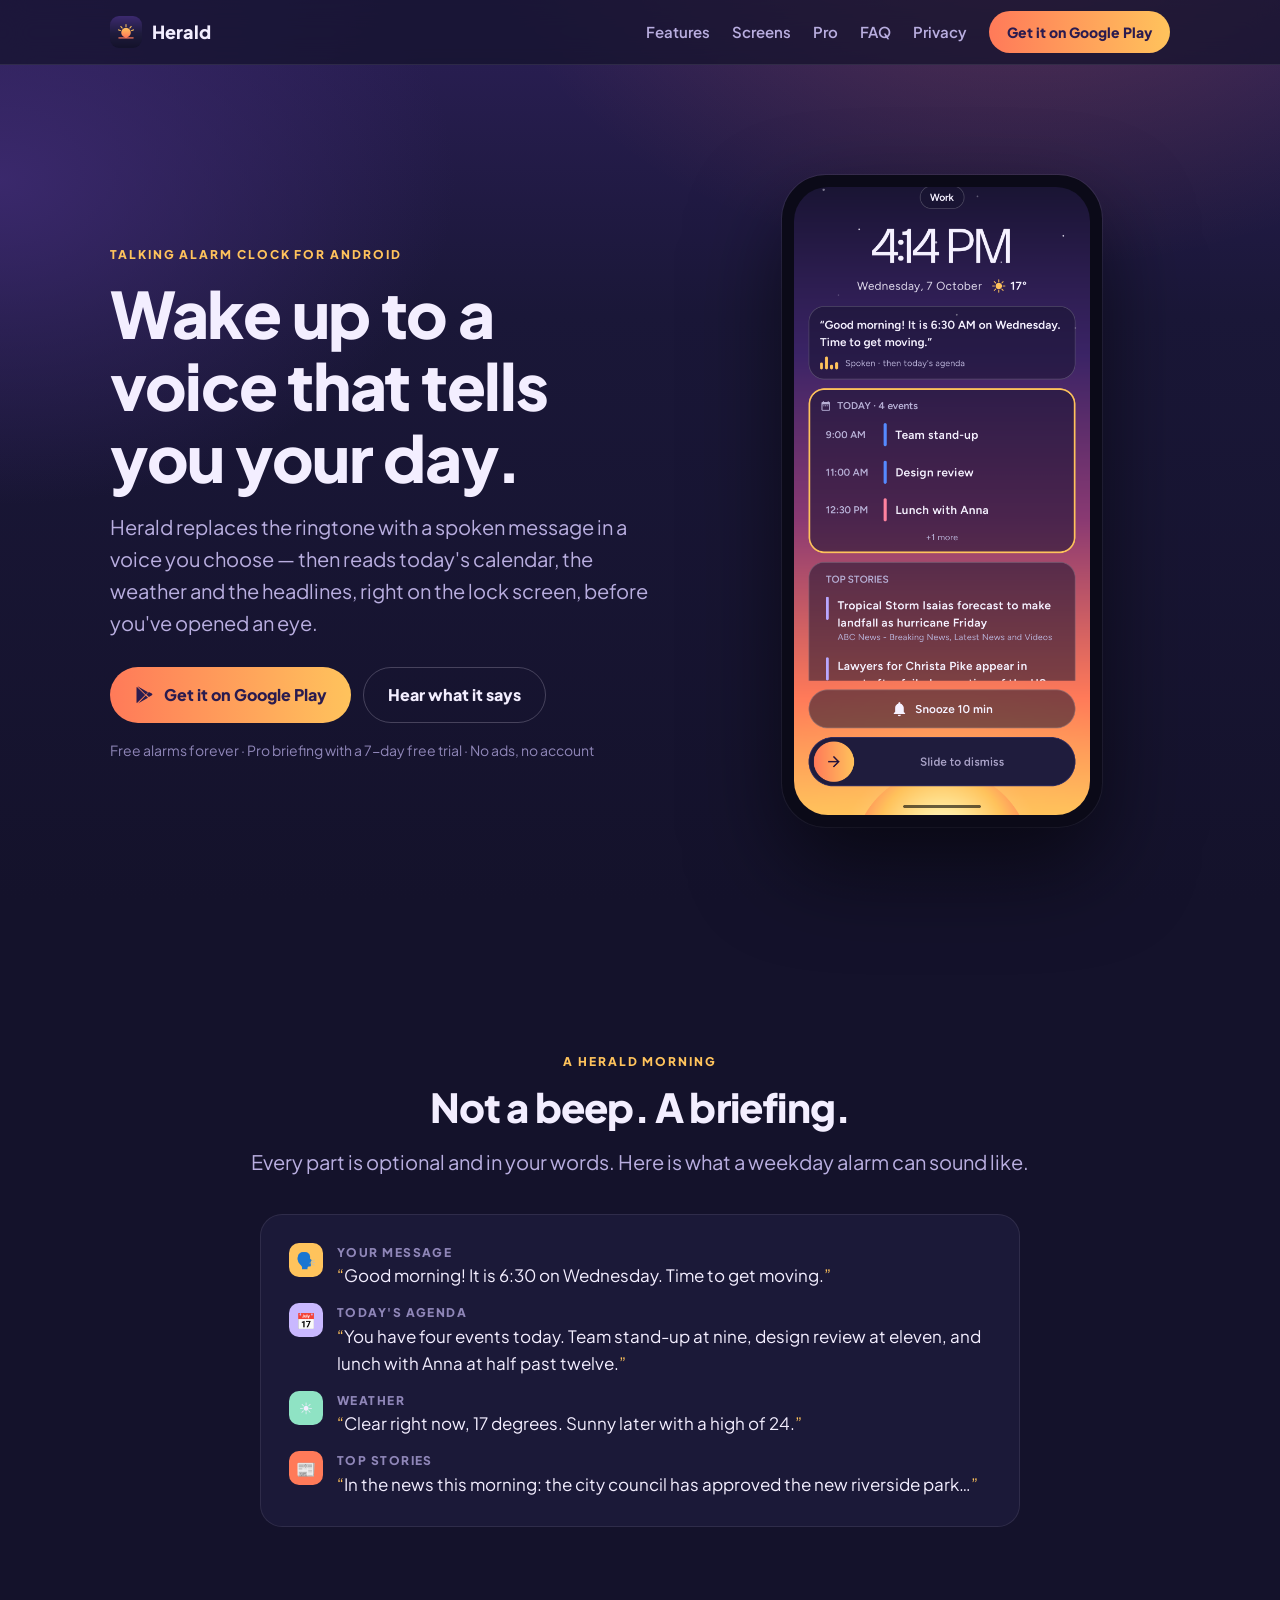
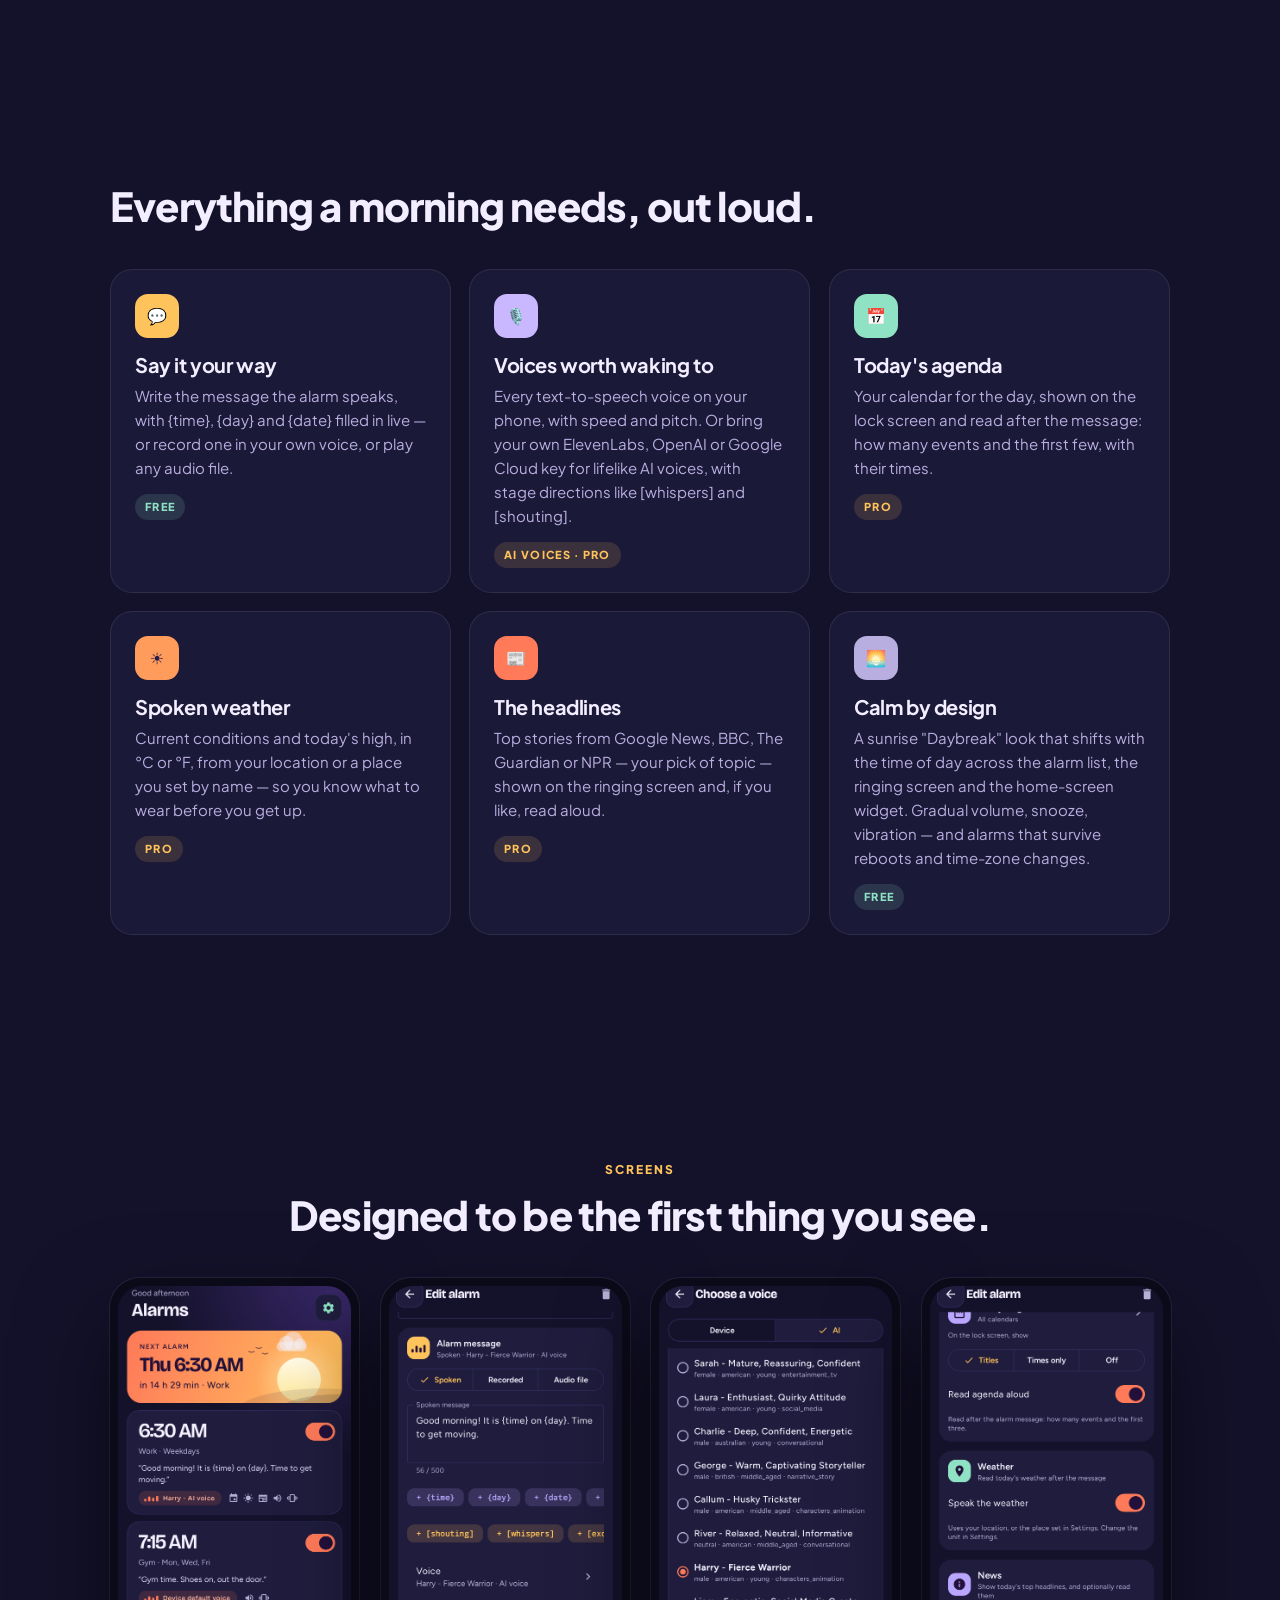
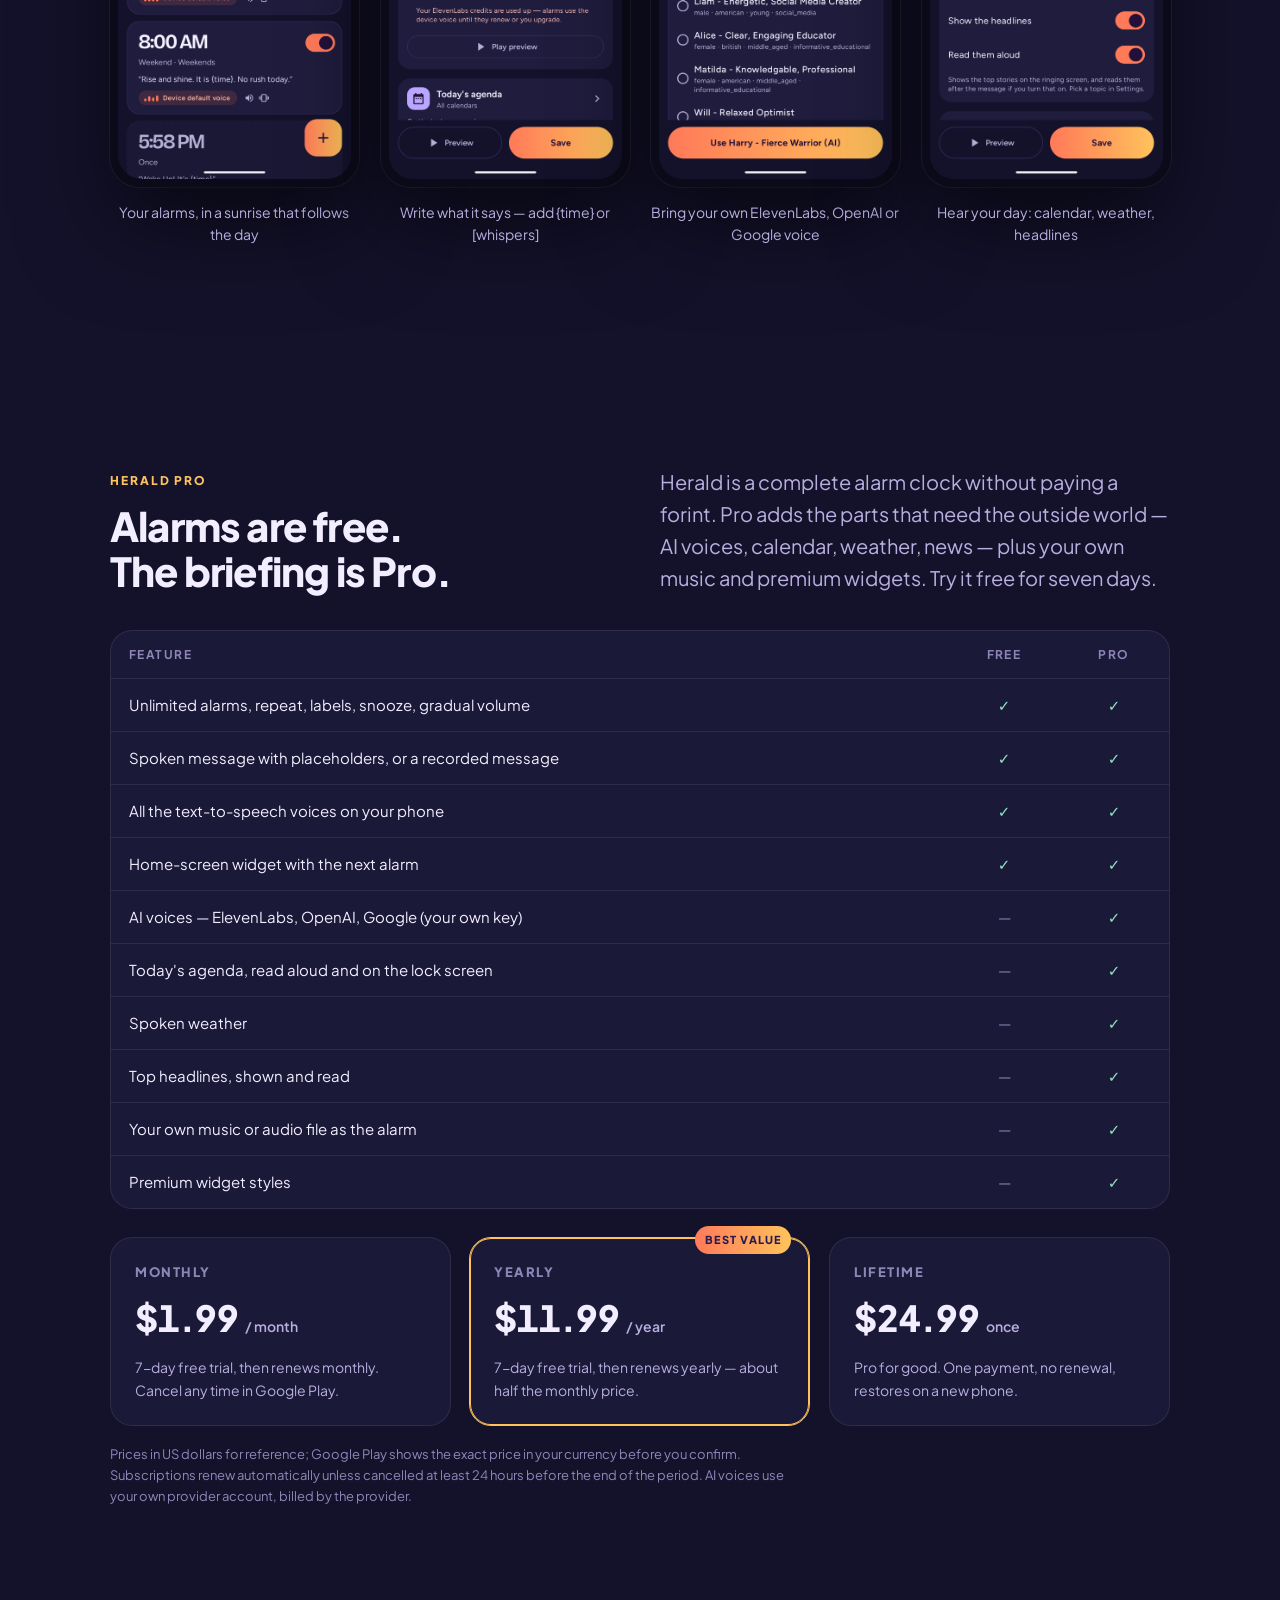
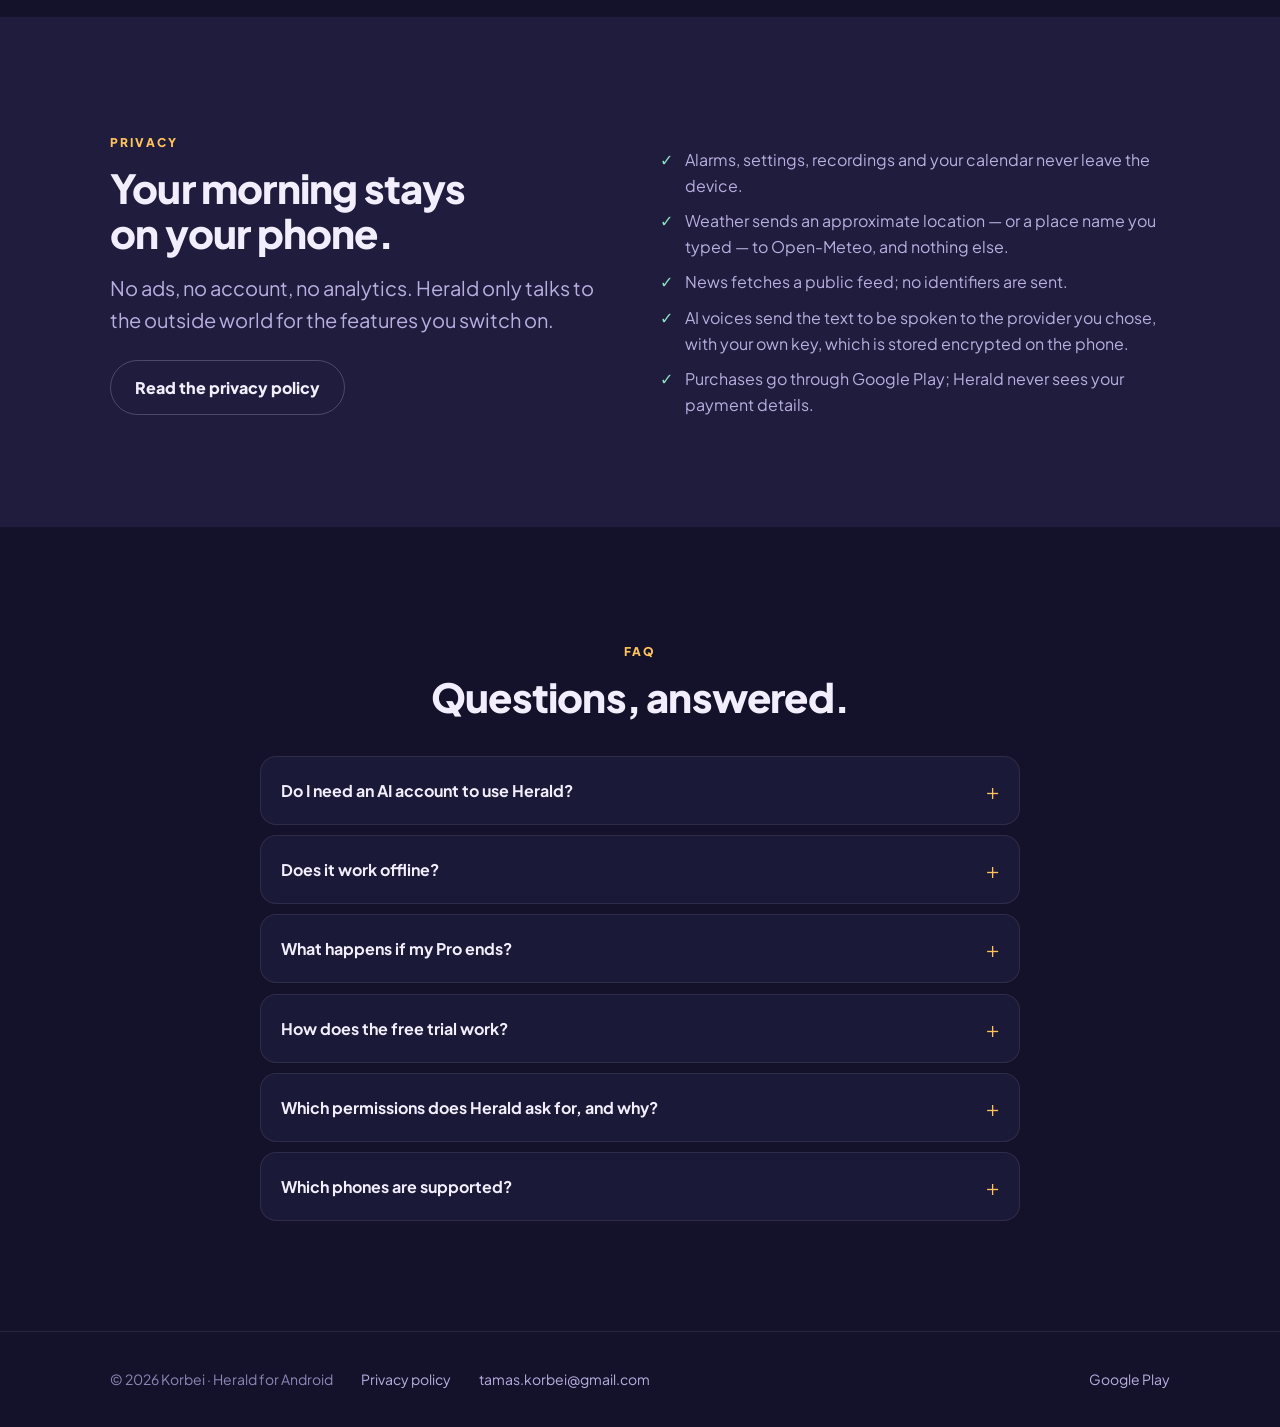
<file: index.html>
<!doctype html>
<html lang="en">
<head>
<meta charset="utf-8">
<meta name="viewport" content="width=device-width,initial-scale=1">
<title>Herald — The alarm clock that tells you about your day</title>
<meta name="description" content="Herald is an Android alarm clock that wakes you with a voice and reads your day: today's calendar, the weather and the headlines. AI voices with your own key. No ads, no account, no tracking.">
<meta property="og:title" content="Herald — Talking Alarm Clock for Android">
<meta property="og:description" content="Wake up to a voice that tells you your day: calendar, weather and news, read aloud on the lock screen.">
<meta property="og:image" content="https://korbei.github.io/herald-site/img/icon-512.png">
<link rel="icon" href="img/icon-512.png">
<link rel="preconnect" href="https://fonts.googleapis.com">
<link rel="stylesheet" href="https://fonts.googleapis.com/css2?family=Plus+Jakarta+Sans:wght@500;600;700;800&display=swap">
<link rel="stylesheet" href="style.css">
</head>
<body>

<div class="nav">
  <div class="wrap">
    <a class="brand" href="./"><img src="img/icon-512.png" alt="" width="32" height="32">Herald</a>
    <nav>
      <a href="#features">Features</a>
      <a href="#screens">Screens</a>
      <a href="#pro">Pro</a>
      <a href="#faq">FAQ</a>
      <a href="privacy.html">Privacy</a>
    </nav>
    <a class="btn btn-primary" href="https://play.google.com/store/apps/details?id=hu.korbei.herald">Get it on Google Play</a>
  </div>
</div>

<section class="hero">
  <div class="wrap">
    <div>
      <span class="eyebrow">Talking alarm clock for Android</span>
      <h1>Wake up to a voice that tells you your day.</h1>
      <p class="lead" style="margin-top:18px">Herald replaces the ringtone with a spoken message in a voice you choose — then reads today's calendar, the weather and the headlines, right on the lock screen, before you've opened an eye.</p>
      <div class="hero-actions">
        <a class="btn btn-primary" href="https://play.google.com/store/apps/details?id=hu.korbei.herald">
          <svg viewBox="0 0 24 24" fill="currentColor" aria-hidden="true"><path d="M3.6 2.3 13.4 12l-9.8 9.7c-.4-.2-.6-.6-.6-1.1V3.4c0-.5.2-.9.6-1.1Zm1.7-.3 11.5 6.6-2.7 2.7L4.4 1.9c.3-.1.6-.1.9.1Zm0 20 8.8-9.3 2.7 2.7L5.3 22c-.3.2-.6.2-.9 0Zm12.6-7.7-3-3 3-3 3.5 2c.9.5.9 1.5 0 2l-3.5 2Z"/></svg>
          Get it on Google Play
        </a>
        <a class="btn btn-ghost" href="#sample">Hear what it says</a>
      </div>
      <p class="hero-note">Free alarms forever · Pro briefing with a 7-day free trial · No ads, no account</p>
    </div>
    <div class="phone"><img src="img/ringing.png" width="540" height="1145" alt="Herald's ringing screen: the time, the spoken message, today's agenda, the weather and the top stories"></div>
  </div>
</section>

<section id="sample">
  <div class="wrap">
    <div style="text-align:center">
      <span class="eyebrow">A Herald morning</span>
      <h2>Not a beep. A briefing.</h2>
      <p class="lead" style="margin:16px auto 0">Every part is optional and in your words. Here is what a weekday alarm can sound like.</p>
    </div>
    <div class="sample">
      <ol>
        <li><span class="dot" style="background:#FFC35C">🗣️</span><div><div class="who">Your message</div><q>Good morning! It is 6:30 on Wednesday. Time to get moving.</q></div></li>
        <li><span class="dot" style="background:#C9B8FF">📅</span><div><div class="who">Today's agenda</div><q>You have four events today. Team stand-up at nine, design review at eleven, and lunch with Anna at half past twelve.</q></div></li>
        <li><span class="dot" style="background:#8FE3C4">☀️</span><div><div class="who">Weather</div><q>Clear right now, 17 degrees. Sunny later with a high of 24.</q></div></li>
        <li><span class="dot" style="background:#FF7A59">📰</span><div><div class="who">Top stories</div><q>In the news this morning: the city council has approved the new riverside park…</q></div></li>
      </ol>
    </div>
  </div>
</section>

<section id="features">
  <div class="wrap">
    <span class="eyebrow">What it does</span>
    <h2>Everything a morning needs, out loud.</h2>
    <div class="grid">
      <div class="feature"><div class="ico" style="background:#FFC35C">💬</div><h3>Say it your way</h3><p>Write the message the alarm speaks, with {time}, {day} and {date} filled in live — or record one in your own voice, or play any audio file.</p><span class="tag free">Free</span></div>
      <div class="feature"><div class="ico" style="background:#C9B8FF">🎙️</div><h3>Voices worth waking to</h3><p>Every text-to-speech voice on your phone, with speed and pitch. Or bring your own ElevenLabs, OpenAI or Google Cloud key for lifelike AI voices, with stage directions like [whispers] and [shouting].</p><span class="tag">AI voices · Pro</span></div>
      <div class="feature"><div class="ico" style="background:#8FE3C4">📅</div><h3>Today's agenda</h3><p>Your calendar for the day, shown on the lock screen and read after the message: how many events and the first few, with their times.</p><span class="tag">Pro</span></div>
      <div class="feature"><div class="ico" style="background:#FF9C5B">☀️</div><h3>Spoken weather</h3><p>Current conditions and today's high, in °C or °F, from your location or a place you set by name — so you know what to wear before you get up.</p><span class="tag">Pro</span></div>
      <div class="feature"><div class="ico" style="background:#FF7A59">📰</div><h3>The headlines</h3><p>Top stories from Google News, BBC, The Guardian or NPR — your pick of topic — shown on the ringing screen and, if you like, read aloud.</p><span class="tag">Pro</span></div>
      <div class="feature"><div class="ico" style="background:#B9AEE0">🌅</div><h3>Calm by design</h3><p>A sunrise "Daybreak" look that shifts with the time of day across the alarm list, the ringing screen and the home-screen widget. Gradual volume, snooze, vibration — and alarms that survive reboots and time-zone changes.</p><span class="tag free">Free</span></div>
    </div>
  </div>
</section>

<section id="screens">
  <div class="wrap">
    <div style="text-align:center">
      <span class="eyebrow">Screens</span>
      <h2>Designed to be the first thing you see.</h2>
    </div>
    <div class="screens">
      <figure><div class="phone"><img src="img/list.png" width="540" height="1145" alt="Alarm list with the next alarm in a sunrise card" loading="lazy"></div><figcaption>Your alarms, in a sunrise that follows the day</figcaption></figure>
      <figure><div class="phone"><img src="img/message.png" width="540" height="1145" alt="Alarm editor with the spoken message and placeholder chips" loading="lazy"></div><figcaption>Write what it says — add {time} or [whispers]</figcaption></figure>
      <figure><div class="phone"><img src="img/voices.png" width="540" height="1145" alt="AI voice picker listing ElevenLabs voices" loading="lazy"></div><figcaption>Bring your own ElevenLabs, OpenAI or Google voice</figcaption></figure>
      <figure><div class="phone"><img src="img/briefing.png" width="540" height="1145" alt="Agenda, weather and news switches in the alarm editor" loading="lazy"></div><figcaption>Hear your day: calendar, weather, headlines</figcaption></figure>
    </div>
  </div>
</section>

<section id="pro">
  <div class="wrap">
    <div class="pro-head">
      <div>
        <span class="eyebrow">Herald Pro</span>
        <h2>Alarms are free. The briefing is Pro.</h2>
      </div>
      <p class="lead">Herald is a complete alarm clock without paying a forint. Pro adds the parts that need the outside world — AI voices, calendar, weather, news — plus your own music and premium widgets. Try it free for seven days.</p>
    </div>

    <div class="compare">
      <table>
        <thead><tr><th>Feature</th><th>Free</th><th>Pro</th></tr></thead>
        <tbody>
          <tr><td>Unlimited alarms, repeat, labels, snooze, gradual volume</td><td class="yes">✓</td><td class="yes">✓</td></tr>
          <tr><td>Spoken message with placeholders, or a recorded message</td><td class="yes">✓</td><td class="yes">✓</td></tr>
          <tr><td>All the text-to-speech voices on your phone</td><td class="yes">✓</td><td class="yes">✓</td></tr>
          <tr><td>Home-screen widget with the next alarm</td><td class="yes">✓</td><td class="yes">✓</td></tr>
          <tr><td>AI voices — ElevenLabs, OpenAI, Google (your own key)</td><td class="no">—</td><td class="yes">✓</td></tr>
          <tr><td>Today's agenda, read aloud and on the lock screen</td><td class="no">—</td><td class="yes">✓</td></tr>
          <tr><td>Spoken weather</td><td class="no">—</td><td class="yes">✓</td></tr>
          <tr><td>Top headlines, shown and read</td><td class="no">—</td><td class="yes">✓</td></tr>
          <tr><td>Your own music or audio file as the alarm</td><td class="no">—</td><td class="yes">✓</td></tr>
          <tr><td>Premium widget styles</td><td class="no">—</td><td class="yes">✓</td></tr>
        </tbody>
      </table>
    </div>

    <div class="plans">
      <div class="plan"><div class="name">Monthly</div><div class="price">$1.99 <small>/ month</small></div><p>7-day free trial, then renews monthly. Cancel any time in Google Play.</p></div>
      <div class="plan hot"><span class="badge">Best value</span><div class="name">Yearly</div><div class="price">$11.99 <small>/ year</small></div><p>7-day free trial, then renews yearly — about half the monthly price.</p></div>
      <div class="plan"><div class="name">Lifetime</div><div class="price">$24.99 <small>once</small></div><p>Pro for good. One payment, no renewal, restores on a new phone.</p></div>
    </div>
    <p class="fine">Prices in US dollars for reference; Google Play shows the exact price in your currency before you confirm. Subscriptions renew automatically unless cancelled at least 24 hours before the end of the period. AI voices use your own provider account, billed by the provider.</p>
  </div>
</section>

<section class="privacy">
  <div class="wrap">
    <div>
      <span class="eyebrow">Privacy</span>
      <h2>Your morning stays on your phone.</h2>
      <p class="lead" style="margin-top:16px">No ads, no account, no analytics. Herald only talks to the outside world for the features you switch on.</p>
      <a class="btn btn-ghost" href="privacy.html" style="margin-top:24px">Read the privacy policy</a>
    </div>
    <ul class="checks">
      <li>Alarms, settings, recordings and your calendar never leave the device.</li>
      <li>Weather sends an approximate location — or a place name you typed — to Open-Meteo, and nothing else.</li>
      <li>News fetches a public feed; no identifiers are sent.</li>
      <li>AI voices send the text to be spoken to the provider you chose, with your own key, which is stored encrypted on the phone.</li>
      <li>Purchases go through Google Play; Herald never sees your payment details.</li>
    </ul>
  </div>
</section>

<section id="faq">
  <div class="wrap">
    <div style="text-align:center">
      <span class="eyebrow">FAQ</span>
      <h2>Questions, answered.</h2>
    </div>
    <div class="faq">
      <details><summary>Do I need an AI account to use Herald?</summary><p>No. Herald uses the voices already on your phone, for free, with no sign-up. AI voices are an option for Pro users who have their own ElevenLabs, OpenAI or Google Cloud account — you paste your key, Herald sends only the text to speak, and the provider bills you directly for what you use.</p></details>
      <details><summary>Does it work offline?</summary><p>Alarms, spoken messages with device voices, recordings and your own music all work with no connection. Weather, news and AI voices are fetched ahead of time and cached, so a flaky morning connection usually doesn't matter; if something couldn't be fetched, the alarm still rings and the device voice reads your message.</p></details>
      <details><summary>What happens if my Pro ends?</summary><p>Your alarms keep ringing exactly as before. The Pro extras — AI voices, agenda, weather, news, audio-file alarms — pause until Pro is active again, and the alarm list shows which alarms are affected. Nothing is deleted.</p></details>
      <details><summary>How does the free trial work?</summary><p>Start the trial from the paywall; Google Play handles it. You get seven days of Pro, then the plan you picked renews unless you cancel in Google Play's Subscriptions page at least 24 hours before the trial ends. One trial per Google account.</p></details>
      <details><summary>Which permissions does Herald ask for, and why?</summary><p>Exact alarms and notifications to ring; calendar only for the agenda; microphone only to record a message; approximate location only for weather with your location. Everything else is optional and explained in the privacy policy.</p></details>
      <details><summary>Which phones are supported?</summary><p>Android 12 and newer. Herald is built with Android's exact-alarm and full-screen-intent APIs so it rings on the lock screen like a system alarm.</p></details>
    </div>
  </div>
</section>

<footer>
  <div class="wrap">
    <span>© 2026 Korbei · Herald for Android</span>
    <a href="privacy.html">Privacy policy</a>
    <a href="mailto:tamas.korbei@gmail.com">tamas.korbei@gmail.com</a>
    <a class="sp" href="https://play.google.com/store/apps/details?id=hu.korbei.herald">Google Play</a>
  </div>
</footer>

<script>
(function () {
  var root = document.documentElement;
  root.classList.add("js");
  // Mark what fades in: standalone blocks as one, grid children staggered.
  var singles = document.querySelectorAll(".hero .wrap > div, #sample .wrap > div, .sample, #features .wrap > .eyebrow, #features .wrap > h2, #screens .wrap > div:not(.screens), .pro-head > *, .compare, .fine, .privacy .wrap > *, #faq .wrap > div:not(.faq)");
  singles.forEach(function (el) { el.classList.add("reveal"); });
  document.querySelectorAll(".grid, .screens, .plans, .faq").forEach(function (group) {
    Array.prototype.forEach.call(group.children, function (el, i) {
      el.classList.add("reveal"); if (group.classList.contains("screens")) el.classList.add("reveal-scale");
      el.style.setProperty("--d", (i * 90) + "ms");
    });
  });
  var reduce = window.matchMedia("(prefers-reduced-motion: reduce)").matches;
  var targets = document.querySelectorAll(".reveal");
  if (reduce || !("IntersectionObserver" in window)) { targets.forEach(function (el) { el.classList.add("in"); }); return; }
  var io = new IntersectionObserver(function (entries) {
    entries.forEach(function (e) { if (e.isIntersecting) { e.target.classList.add("in"); io.unobserve(e.target); } });
  }, { rootMargin: "0px 0px -10% 0px", threshold: 0.12 });
  targets.forEach(function (el) { io.observe(el); });
  var nav = document.querySelector(".nav");
  var onScroll = function () { nav.classList.toggle("scrolled", window.scrollY > 8); };
  window.addEventListener("scroll", onScroll, { passive: true }); onScroll();
})();
</script>

</body>
</html>
</file>
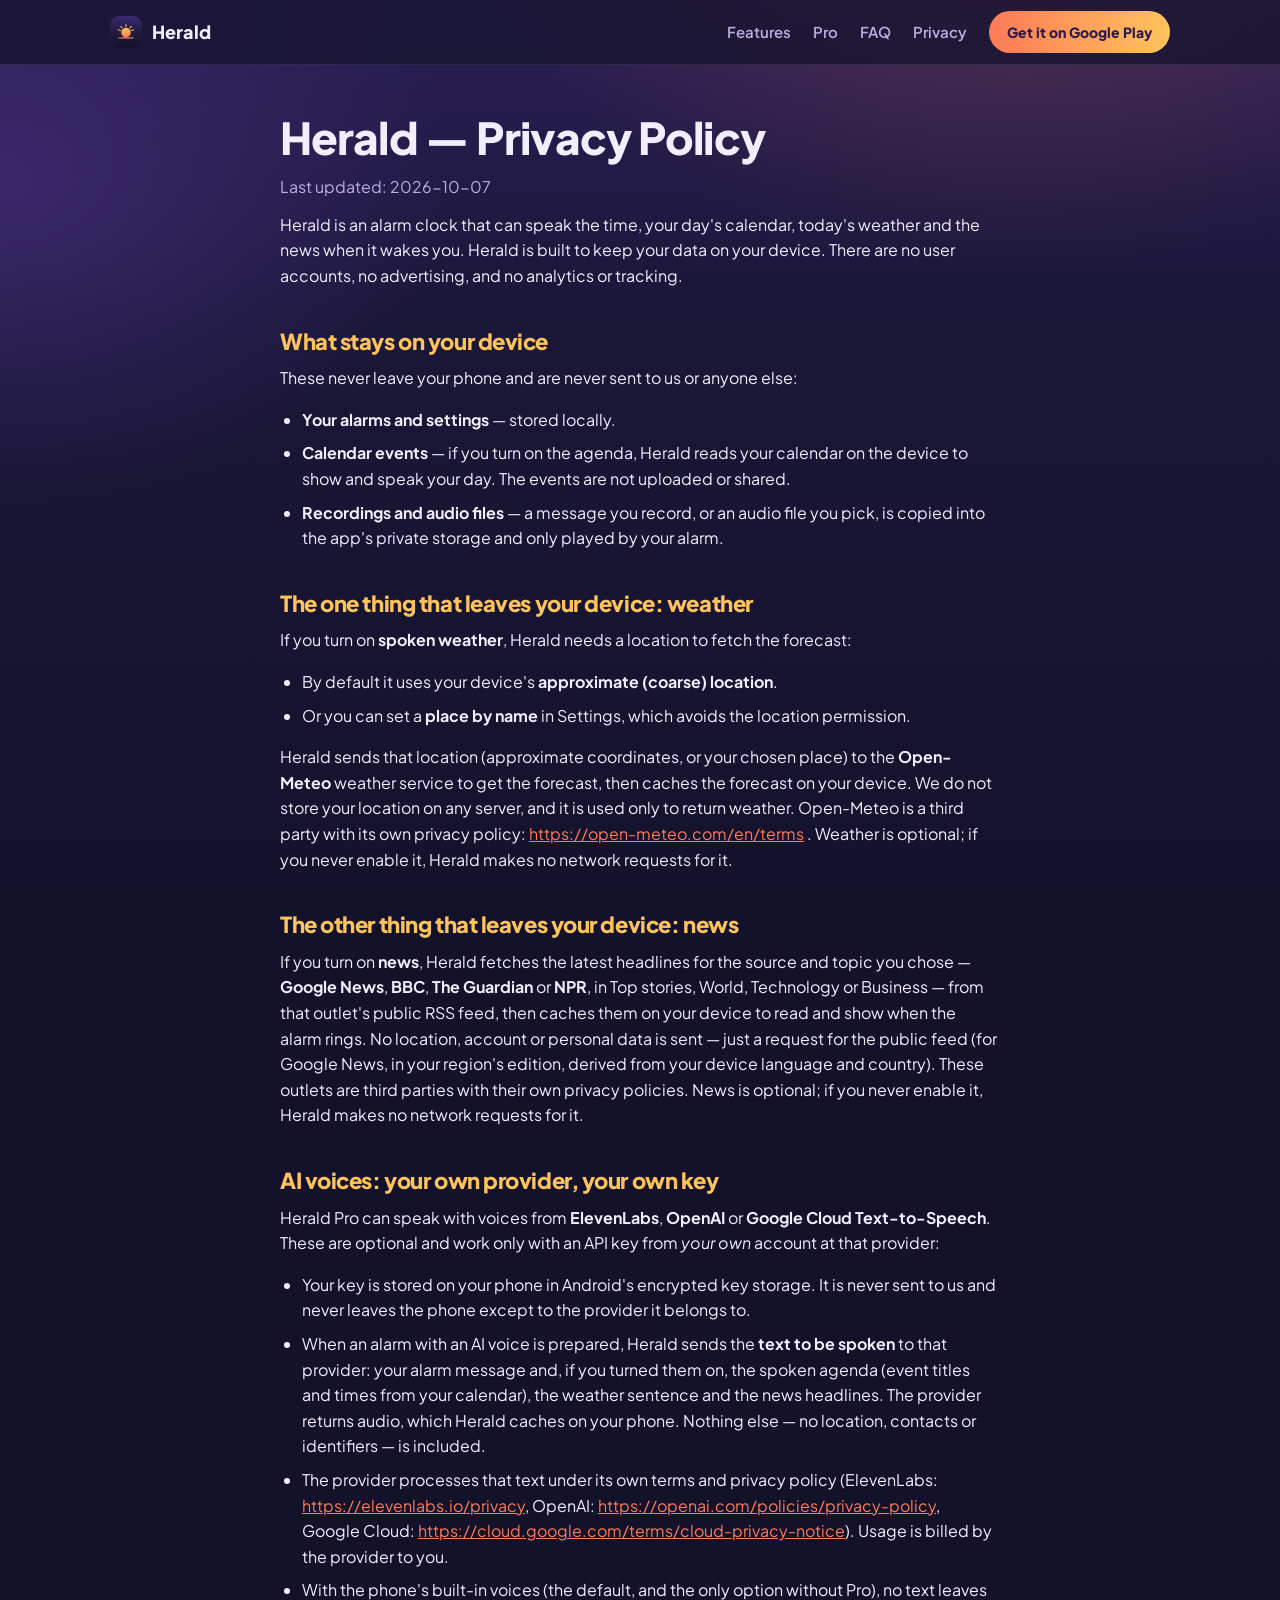
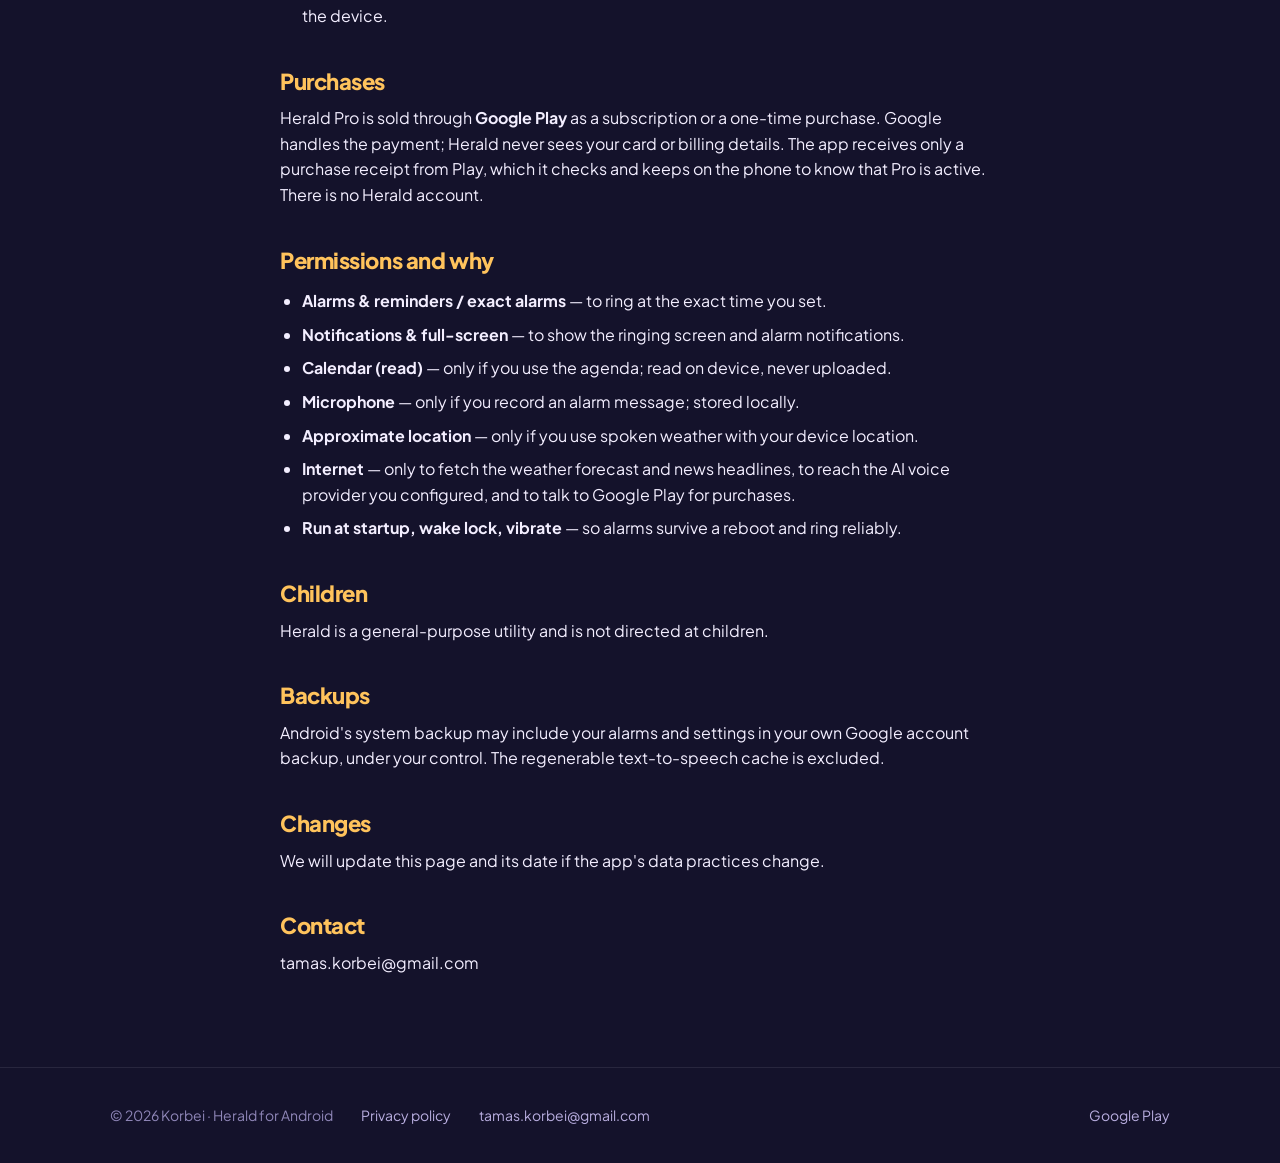
<file: privacy.html>
<!doctype html>
<html lang="en">
<head>
<meta charset="utf-8">
<meta name="viewport" content="width=device-width,initial-scale=1">
<title>Herald — Privacy Policy</title>
<meta name="description" content="How the Herald alarm clock for Android handles your data: everything stays on your phone except the optional weather, news and AI-voice requests you turn on.">
<link rel="icon" href="img/icon-512.png">
<link rel="preconnect" href="https://fonts.googleapis.com">
<link rel="stylesheet" href="https://fonts.googleapis.com/css2?family=Plus+Jakarta+Sans:wght@500;600;700;800&display=swap">
<link rel="stylesheet" href="style.css">
</head>
<body>

<div class="nav">
  <div class="wrap">
    <a class="brand" href="./"><img src="img/icon-512.png" alt="" width="32" height="32">Herald</a>
    <nav>
      <a href="./#features">Features</a>
      <a href="./#pro">Pro</a>
      <a href="./#faq">FAQ</a>
      <a href="privacy.html">Privacy</a>
    </nav>
    <a class="btn btn-primary" href="https://play.google.com/store/apps/details?id=hu.korbei.herald">Get it on Google Play</a>
  </div>
</div>

<main class="doc">
<h1>Herald — Privacy Policy</h1>
<p class="muted">Last updated: 2026-10-07</p>
<p>Herald is an alarm clock that can speak the time, your day's calendar, today's weather and the news when it wakes you. Herald is built to keep your data on your device. There are no user accounts, no advertising, and no analytics or tracking.</p>
<h2>What stays on your device</h2>
<p>These never leave your phone and are never sent to us or anyone else:</p>
<ul>
<li><strong>Your alarms and settings</strong> — stored locally.</li>
<li><strong>Calendar events</strong> — if you turn on the agenda, Herald reads your calendar on the device to show and speak your day. The events are not uploaded or shared.</li>
<li><strong>Recordings and audio files</strong> — a message you record, or an audio file you pick, is copied into the app's private storage and only played by your alarm.</li>
</ul>
<h2>The one thing that leaves your device: weather</h2>
<p>If you turn on <strong>spoken weather</strong>, Herald needs a location to fetch the forecast:</p>
<ul>
<li>By default it uses your device's <strong>approximate (coarse) location</strong>.</li>
<li>Or you can set a <strong>place by name</strong> in Settings, which avoids the location permission.</li>
</ul>
<p>Herald sends that location (approximate coordinates, or your chosen place) to the <strong>Open-Meteo</strong> weather service to get the forecast, then caches the forecast on your device. We do not store your location on any server, and it is used only to return weather. Open-Meteo is a third party with its own privacy policy: <a href="https://open-meteo.com/en/terms">https://open-meteo.com/en/terms</a> . Weather is optional; if you never enable it, Herald makes no network requests for it.</p>
<h2>The other thing that leaves your device: news</h2>
<p>If you turn on <strong>news</strong>, Herald fetches the latest headlines for the source and topic you chose — <strong>Google News</strong>, <strong>BBC</strong>, <strong>The Guardian</strong> or <strong>NPR</strong>, in Top stories, World, Technology or Business — from that outlet's public RSS feed, then caches them on your device to read and show when the alarm rings. No location, account or personal data is sent — just a request for the public feed (for Google News, in your region's edition, derived from your device language and country). These outlets are third parties with their own privacy policies. News is optional; if you never enable it, Herald makes no network requests for it.</p>
<h2>AI voices: your own provider, your own key</h2>
<p>Herald Pro can speak with voices from <strong>ElevenLabs</strong>, <strong>OpenAI</strong> or <strong>Google Cloud Text-to-Speech</strong>. These are optional and work only with an API key from <em>your own</em> account at that provider:</p>
<ul>
<li>Your key is stored on your phone in Android's encrypted key storage. It is never sent to us and never leaves the phone except to the provider it belongs to.</li>
<li>When an alarm with an AI voice is prepared, Herald sends the <strong>text to be spoken</strong> to that provider: your alarm message and, if you turned them on, the spoken agenda (event titles and times from your calendar), the weather sentence and the news headlines. The provider returns audio, which Herald caches on your phone. Nothing else — no location, contacts or identifiers — is included.</li>
<li>The provider processes that text under its own terms and privacy policy (ElevenLabs: <a href="https://elevenlabs.io/privacy">https://elevenlabs.io/privacy</a>, OpenAI: <a href="https://openai.com/policies/privacy-policy">https://openai.com/policies/privacy-policy</a>, Google Cloud: <a href="https://cloud.google.com/terms/cloud-privacy-notice">https://cloud.google.com/terms/cloud-privacy-notice</a>). Usage is billed by the provider to you.</li>
<li>With the phone's built-in voices (the default, and the only option without Pro), no text leaves the device.</li>
</ul>
<h2>Purchases</h2>
<p>Herald Pro is sold through <strong>Google Play</strong> as a subscription or a one-time purchase. Google handles the payment; Herald never sees your card or billing details. The app receives only a purchase receipt from Play, which it checks and keeps on the phone to know that Pro is active. There is no Herald account.</p>
<h2>Permissions and why</h2>
<ul>
<li><strong>Alarms &amp; reminders / exact alarms</strong> — to ring at the exact time you set.</li>
<li><strong>Notifications &amp; full-screen</strong> — to show the ringing screen and alarm notifications.</li>
<li><strong>Calendar (read)</strong> — only if you use the agenda; read on device, never uploaded.</li>
<li><strong>Microphone</strong> — only if you record an alarm message; stored locally.</li>
<li><strong>Approximate location</strong> — only if you use spoken weather with your device location.</li>
<li><strong>Internet</strong> — only to fetch the weather forecast and news headlines, to reach the AI voice provider you configured, and to talk to Google Play for purchases.</li>
<li><strong>Run at startup, wake lock, vibrate</strong> — so alarms survive a reboot and ring reliably.</li>
</ul>
<h2>Children</h2>
<p>Herald is a general-purpose utility and is not directed at children.</p>
<h2>Backups</h2>
<p>Android's system backup may include your alarms and settings in your own Google account backup, under your control. The regenerable text-to-speech cache is excluded.</p>
<h2>Changes</h2>
<p>We will update this page and its date if the app's data practices change.</p>
<h2>Contact</h2>
<p>tamas.korbei@gmail.com</p>
</main>

<footer>
  <div class="wrap">
    <span>© 2026 Korbei · Herald for Android</span>
    <a href="privacy.html">Privacy policy</a>
    <a href="mailto:tamas.korbei@gmail.com">tamas.korbei@gmail.com</a>
    <a class="sp" href="https://play.google.com/store/apps/details?id=hu.korbei.herald">Google Play</a>
  </div>
</footer>

</body>
</html>
</file>
<file: style.css>
/* Herald site — Daybreak palette, dark by design (matches the app). */
:root{
  --bg:#14122B; --bg2:#1F1C3D; --sky:#3D2A70; --card:rgba(31,28,61,.72); --line:rgba(243,238,255,.09);
  --fg:#F3EEFF; --muted:#B9AEE0; --dim:#8F86B8;
  --amber:#FFC35C; --coral:#FF7A59; --mint:#8FE3C4; --lilac:#C9B8FF; --ink:#2A1B4F;
  --grad:linear-gradient(90deg,var(--coral),var(--amber));
  --radius:22px; --max:1100px;
}
*{box-sizing:border-box}
html{color-scheme:dark;scroll-behavior:smooth;-webkit-text-size-adjust:100%}
body{margin:0;background:var(--bg);color:var(--fg);font:16px/1.6 "Plus Jakarta Sans",system-ui,-apple-system,"Segoe UI",Roboto,sans-serif}
body::before{content:"";position:fixed;inset:0;z-index:-1;background:
  radial-gradient(900px 600px at 80% -10%,rgba(255,122,89,.22),transparent 60%),
  radial-gradient(700px 500px at 0% 20%,rgba(61,42,112,.9),transparent 65%),
  linear-gradient(180deg,#2B1F56 0,#1A1738 35%,#14122B 100%)}
img{max-width:100%;height:auto;display:block}
a{color:var(--coral)}
h1,h2,h3{line-height:1.12;letter-spacing:-.02em;margin:0;text-wrap:balance}
h1{font-size:clamp(38px,6vw,64px);font-weight:800}
h2{font-size:clamp(28px,4vw,40px);font-weight:800}
h3{font-size:20px;font-weight:700}
p{margin:0}
.wrap{max-width:var(--max);margin:0 auto;padding-inline:20px}
.eyebrow{display:inline-block;font-size:12px;font-weight:800;letter-spacing:.16em;text-transform:uppercase;color:var(--amber);margin-bottom:14px}
.lead{font-size:clamp(17px,2vw,20px);color:var(--muted);max-width:60ch}
section{padding-block:clamp(56px,9vw,110px)}
.btn{display:inline-flex;align-items:center;gap:10px;padding:14px 24px;border-radius:999px;font-weight:800;text-decoration:none;transition:transform .15s}
.btn:hover{transform:translateY(-1px)}
.btn-primary{background:var(--grad);color:var(--ink)}
.btn-ghost{color:var(--fg);border:1px solid rgba(243,238,255,.22)}
.btn svg{width:20px;height:20px}

/* nav */
.nav{position:sticky;top:0;z-index:10;backdrop-filter:blur(14px);background:rgba(20,18,43,.72);border-bottom:1px solid var(--line)}
.nav .wrap{display:flex;align-items:center;gap:22px;height:64px}
.brand{display:flex;align-items:center;gap:10px;color:var(--fg);text-decoration:none;font-weight:800;font-size:18px}
.brand img{width:32px;height:32px;border-radius:9px}
.nav nav{margin-left:auto;display:flex;gap:22px}
.nav nav a{color:var(--muted);text-decoration:none;font-weight:600;font-size:15px}
.nav nav a:hover{color:var(--fg)}
.nav .btn{padding:10px 18px;font-size:14px}
@media (max-width:720px){.nav nav{display:none}}

/* hero */
.hero .wrap{display:grid;grid-template-columns:1.1fr .9fr;gap:48px;align-items:center}
.hero-actions{display:flex;flex-wrap:wrap;gap:12px;margin-top:28px}
.hero-note{margin-top:16px;color:var(--dim);font-size:14px}
.phone{width:min(320px,80vw);margin:0 auto;padding:12px;border-radius:44px;background:#0B0A18;box-shadow:0 40px 90px rgba(0,0,0,.55),0 0 0 1px rgba(255,255,255,.08)}
.phone img{border-radius:34px}
.hero .phone{transform:rotate(-2deg)}
@media (max-width:860px){.hero .wrap{grid-template-columns:1fr}.hero .phone{transform:none;margin-top:12px}}

/* sample morning */
.sample{background:var(--card);border:1px solid var(--line);border-radius:var(--radius);padding:28px;max-width:760px;margin:36px auto 0}
.sample ol{list-style:none;margin:0;padding:0;display:grid;gap:14px}
.sample li{display:grid;grid-template-columns:34px 1fr;gap:14px;align-items:start}
.sample .dot{width:34px;height:34px;border-radius:10px;display:grid;place-items:center;font-size:16px}
.sample .who{font-size:12px;font-weight:800;letter-spacing:.12em;text-transform:uppercase;color:var(--dim)}
.sample q{font-size:17px}
.sample q::before,.sample q::after{color:var(--amber)}

/* features */
.grid{display:grid;grid-template-columns:repeat(3,1fr);gap:18px;margin-top:40px}
@media (max-width:900px){.grid{grid-template-columns:repeat(2,1fr)}}
@media (max-width:560px){.grid{grid-template-columns:1fr}}
.feature{background:var(--card);border:1px solid var(--line);border-radius:var(--radius);padding:24px}
.feature .ico{width:44px;height:44px;border-radius:13px;display:grid;place-items:center;margin-bottom:16px;color:var(--ink)}
.feature p{color:var(--muted);margin-top:8px;font-size:15px}
.tag{display:inline-block;margin-top:14px;font-size:11px;font-weight:800;letter-spacing:.12em;text-transform:uppercase;padding:4px 10px;border-radius:999px;background:rgba(255,195,92,.14);color:var(--amber)}
.tag.free{background:rgba(143,227,196,.14);color:var(--mint)}

/* screens */
.screens{display:grid;grid-template-columns:repeat(4,1fr);gap:22px;margin-top:40px}
@media (max-width:900px){.screens{grid-template-columns:repeat(2,1fr)}}
.screens figure{margin:0;text-align:center}
.screens .phone{width:100%;padding:8px;border-radius:30px}
.screens .phone img{border-radius:24px}
.screens figcaption{margin-top:14px;color:var(--muted);font-size:14px}

/* pro */
.pro-head{display:grid;grid-template-columns:1fr 1fr;gap:40px;align-items:end}
@media (max-width:860px){.pro-head{grid-template-columns:1fr}}
.compare{margin-top:36px;border:1px solid var(--line);border-radius:var(--radius);overflow:hidden;background:var(--card)}
.compare table{width:100%;border-collapse:collapse;font-size:15px}
.compare th,.compare td{padding:14px 18px;border-bottom:1px solid var(--line);text-align:left}
.compare th{font-size:12px;letter-spacing:.12em;text-transform:uppercase;color:var(--dim)}
.compare td:nth-child(2),.compare td:nth-child(3),.compare th:nth-child(2),.compare th:nth-child(3){text-align:center;width:110px}
.compare tr:last-child td{border-bottom:0}
.yes{color:var(--mint);font-weight:800}.no{color:var(--dim)}
.plans{display:grid;grid-template-columns:repeat(3,1fr);gap:18px;margin-top:28px}
@media (max-width:760px){.plans{grid-template-columns:1fr}}
.plan{background:var(--card);border:1px solid var(--line);border-radius:var(--radius);padding:24px;position:relative}
.plan.hot{border-color:var(--amber);box-shadow:0 0 0 1px var(--amber) inset}
.plan .badge{position:absolute;top:-12px;right:18px;background:var(--grad);color:var(--ink);font-size:11px;font-weight:800;letter-spacing:.1em;text-transform:uppercase;padding:5px 10px;border-radius:999px}
.plan .name{font-size:13px;font-weight:800;letter-spacing:.12em;text-transform:uppercase;color:var(--dim)}
.plan .price{font-size:36px;font-weight:800;margin-top:6px;font-variant-numeric:tabular-nums}
.plan .price small{font-size:14px;font-weight:600;color:var(--muted)}
.plan p{color:var(--muted);margin-top:10px;font-size:14px}
.fine{margin-top:18px;color:var(--dim);font-size:13px;max-width:70ch}

/* privacy strip */
.privacy{background:var(--bg2)}
.privacy .wrap{display:grid;grid-template-columns:1fr 1fr;gap:40px;align-items:center}
@media (max-width:860px){.privacy .wrap{grid-template-columns:1fr}}
.checks{list-style:none;padding:0;margin:20px 0 0;display:grid;gap:10px}
.checks li{display:flex;gap:12px;align-items:start;color:var(--muted)}
.checks li::before{content:"\2713";color:var(--mint);font-weight:800;flex:none}

/* faq */
.faq{max-width:760px;margin:36px auto 0;display:grid;gap:10px}
details{background:var(--card);border:1px solid var(--line);border-radius:16px;padding:16px 20px}
summary{cursor:pointer;font-weight:700;list-style:none;display:flex;justify-content:space-between;align-items:center}
summary::-webkit-details-marker{display:none}
summary::after{content:"+";color:var(--amber);font-size:22px;font-weight:300}
details[open] summary::after{content:"\2013"}
details p{color:var(--muted);margin-top:10px}

/* footer */
footer{border-top:1px solid var(--line);padding-block:36px;color:var(--dim);font-size:14px}
footer .wrap{display:flex;flex-wrap:wrap;gap:12px 28px;align-items:center}
footer a{color:var(--muted);text-decoration:none}
footer .sp{margin-left:auto}

/* policy page */
.doc{max-width:760px;margin:0 auto;padding:48px 20px 80px}
.doc h1{font-size:clamp(32px,5vw,44px);margin-bottom:8px}
.doc h2{font-size:22px;margin:40px 0 10px;color:var(--amber)}
.doc p{margin:12px 0}
.doc ul{padding-left:22px}.doc li{margin:8px 0}
.doc .muted{color:var(--muted)}

/* scroll reveal — progressive: without JS everything is simply visible */
.js .reveal{opacity:0;transform:translateY(26px);transition:opacity .7s ease,transform .8s cubic-bezier(.2,.7,.2,1);transition-delay:var(--d,0s);will-change:opacity,transform}
.js .reveal.in{opacity:1;transform:none}
.js .reveal-scale{transform:translateY(26px) scale(.96)}
.js .reveal-scale.in{transform:none}
@keyframes float{0%,100%{transform:rotate(-2deg) translateY(0)}50%{transform:rotate(-2deg) translateY(-12px)}}
.js .hero .phone.in{animation:float 7s ease-in-out 1s infinite}
@media (max-width:860px){.js .hero .phone.in{animation:none}}
.nav{transition:box-shadow .3s}
.nav.scrolled{box-shadow:0 10px 30px rgba(0,0,0,.35)}
@media (prefers-reduced-motion:reduce){
  .js .reveal{opacity:1;transform:none;transition:none}
  .js .hero .phone.in{animation:none}
  html{scroll-behavior:auto}
}
</file>
